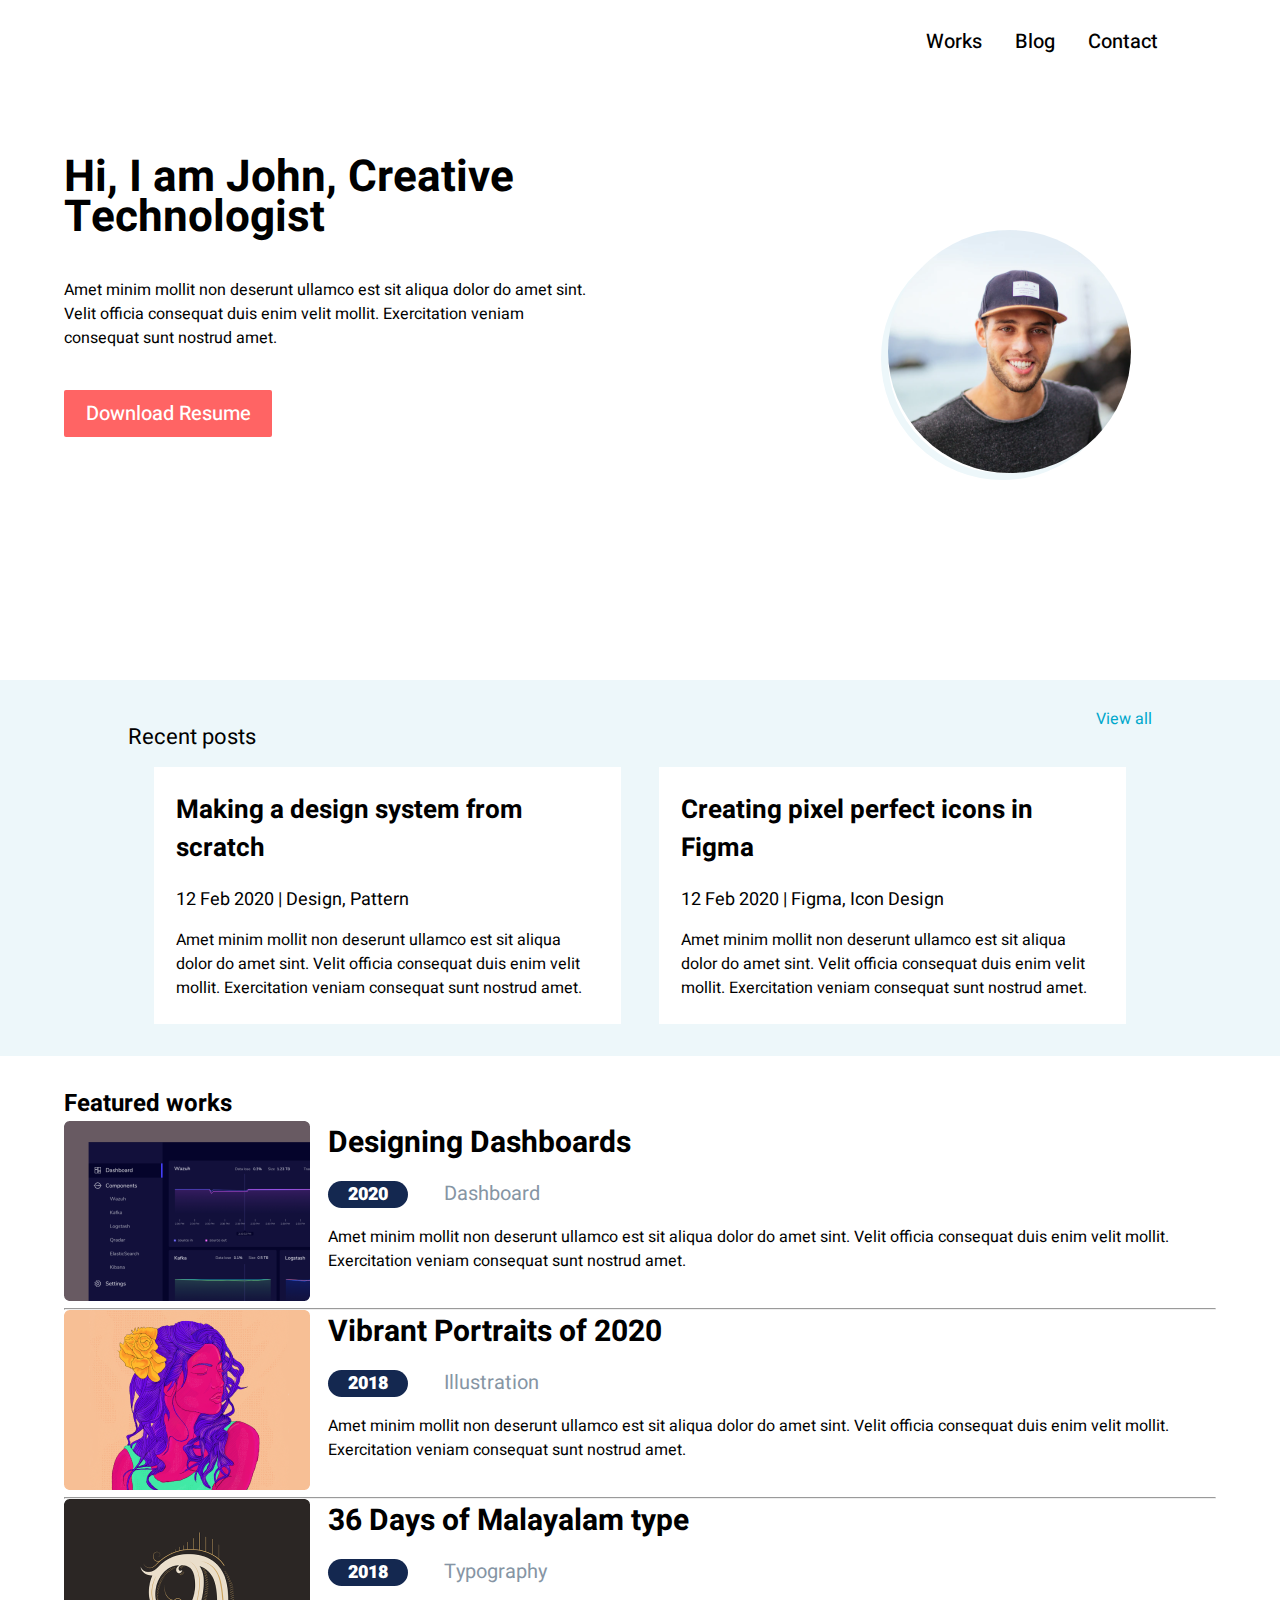
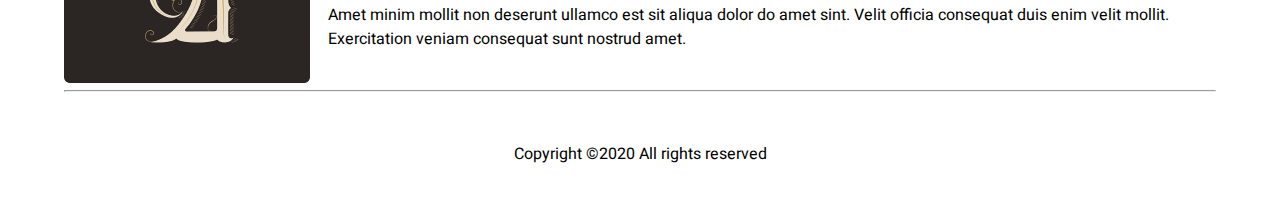
<file: index.html>
<!DOCTYPE html>
<html lang="en">

<head>
    <meta charset="UTF-8">
    <meta http-equiv="X-UA-Compatible" content="IE=edge">
    <meta name="viewport" content="width=device-width, initial-scale=1.0">
    <title>John</title>
    <link rel="stylesheet" href="style.css">
    <link rel="stylesheet" href="media.css">
    <link href="https://fonts.googleapis.com/css2?family=Heebo:wght@300;400;500;600;700;800&display=swap"
        rel="stylesheet">
    <link rel="stylesheet" href="https://pro.fontawesome.com/releases/v5.10.0/css/all.css"
        integrity="sha384-AYmEC3Yw5cVb3ZcuHtOA93w35dYTsvhLPVnYs9eStHfGJvOvKxVfELGroGkvsg+p" crossorigin="anonymous" />
</head>

<body>
    <header class="container">
        <nav class=" navbar">
            <div class="navbar-menu container">
                <ul>
                    <li><a href="works.html">Works</a></li>
                    <li><a href="blog.html">Blog</a></li>
                    <li><a href="">Contact</a></li>
                </ul>
            </div>
        </nav>
        <div class="home-main container">
            <div class="h-m-left ">
                <h1>Hi, I am John,
                    Creative Technologist</h1>
                <p>Amet minim mollit non deserunt ullamco est sit aliqua dolor do amet sint. Velit officia consequat
                    duis enim velit mollit. Exercitation veniam consequat sunt nostrud amet.</p>
                <button type="submit">Download Resume</button>
            </div>
            <div class="h-m-right ">
                <img src="image/avatar.svg" alt="John's Avatar">
            </div>
        </div>
    </header>
    <div id="second-sector">
        <div class="s-s-titul container">
            <h3>Recent posts</h3>
            <a href="">View all</a>
        </div>
        <div class="s-s-menus container">
            <div class="s-s-m-tipe">
                <h3>Making a design system from scratch</h3>
                <p>12 Feb 2020 | Design, Pattern</p>
                <span>Amet minim mollit non deserunt ullamco est sit aliqua dolor do amet sint. Velit officia consequat
                    duis enim velit mollit. Exercitation veniam consequat sunt nostrud amet.</span>
            </div>
            <div class="s-s-m-tipe">
                <h3>Creating pixel perfect icons in Figma</h3>
                <p>12 Feb 2020 | Figma, Icon Design</p>
                <span>Amet minim mollit non deserunt ullamco est sit aliqua dolor do amet sint. Velit officia consequat
                    duis enim velit mollit. Exercitation veniam consequat sunt nostrud amet.</span>
            </div>
        </div>
    </div>
    <div id="third-sector">
        <h2 class="container">Featured works</h2>
        <div class="featur-works container">
            <div class="works">
                <div class="works-left">
                    <img src="image/works-1.png" alt="works image">
                </div>
                <div class="works-right">
                    <h3>Designing Dashboards</h3>
                    <p><span class="year">2020</span>Dashboard </p>
                    <span>Amet minim mollit non deserunt ullamco est sit aliqua dolor do amet sint. Velit officia
                        consequat duis enim velit mollit. Exercitation veniam consequat sunt nostrud amet.</span>
                </div>
            </div>
            <hr>
            <div class="works sec-work">
                <div class="works-left">
                    <img src="image/works-2.png" alt="works image">
                </div>
                <div class="works-right">
                    <h3>Vibrant Portraits of 2020</h3>
                    <p><span class="year">2018</span>Illustration </p>
                    <span>Amet minim mollit non deserunt ullamco est sit aliqua dolor do amet sint. Velit officia
                        consequat duis enim velit mollit. Exercitation veniam consequat sunt nostrud amet.</span>
                </div>
            </div>
            <hr>
            <div class="works third-work">
                <div class="works-left">
                    <img src="image/works-3.png" alt="works image">
                </div>
                <div class="works-right">
                    <h3>36 Days of Malayalam type</h3>
                    <p><span class="year">2018</span>Typography </p>
                    <span>Amet minim mollit non deserunt ullamco est sit aliqua dolor do amet sint. Velit officia
                        consequat duis enim velit mollit. Exercitation veniam consequat sunt nostrud amet.</span>
                </div>
            </div>
            <hr>
        </div>
    </div>
    <footer>
        <div class="footer-icons container">
            <a href=""><i class="fab fa-facebook-square"></i></a>
            <a href=""><i class="fab fa-instagram"></i></a>
            <a href=""><i class="fab fa-twitter"></i></a>
            <a href=""><i class="fab fa-linkedin"></i></a>
        </div>
        <p class="footer-text container">Copyright ©2020 All rights reserved </p>
    </footer>

</body>


</html>
</file>
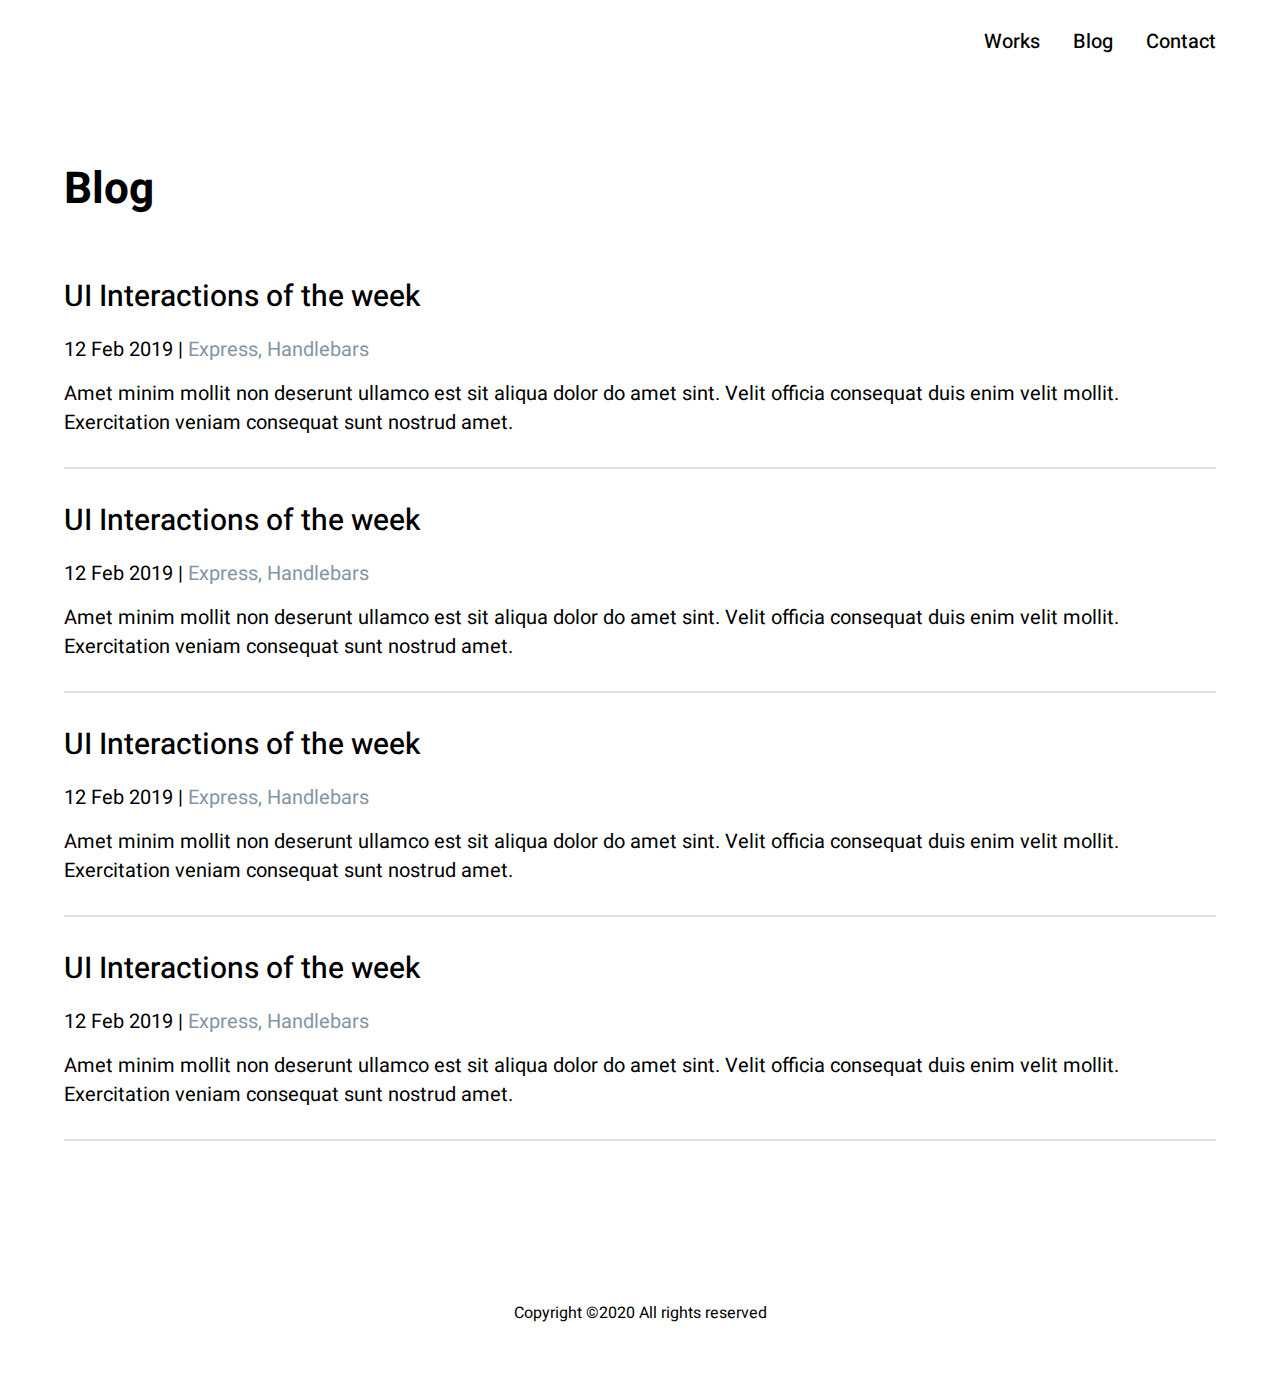
<file: blog.html>
<!DOCTYPE html>
<html lang="en">

<head>
    <meta charset="UTF-8">
    <meta http-equiv="X-UA-Compatible" content="IE=edge">
    <meta name="viewport" content="width=device-width, initial-scale=1.0">
    <title>Blog</title>
    <link rel="stylesheet" href="style.css">
    <link rel="stylesheet" href="page css/blogs.css">
    <link href="https://fonts.googleapis.com/css2?family=Heebo:wght@300;400;500;600;700;800&display=swap"
        rel="stylesheet">
    <link rel="stylesheet" href="https://pro.fontawesome.com/releases/v5.10.0/css/all.css"
        integrity="sha384-AYmEC3Yw5cVb3ZcuHtOA93w35dYTsvhLPVnYs9eStHfGJvOvKxVfELGroGkvsg+p" crossorigin="anonymous" />
</head>

<body>
    <nav class="navbar">
        <div class="navbar-menu container">
            <ul>
                <li><a href="works.html">Works</a></li>
                <li><a href="blog.html" class="hover-color">Blog</a></li>
                <li><a href="">Contact</a></li>
            </ul>
        </div>
    </nav>
    <div id="blogs">
        <div class="container">
            <h1>Blog</h1>
            <div class="blogs-tipe container">
                <h3>UI Interactions of the week</h3>
                <p>12 Feb 2019 | <span>Express, Handlebars</span></p>
                <p>Amet minim mollit non deserunt ullamco est sit aliqua dolor do amet sint. Velit officia consequat
                    duis
                    enim velit mollit. Exercitation veniam consequat sunt nostrud amet.</p>
                <hr>
            </div>
            <div class="blogs-tipe container">
                <h3>UI Interactions of the week</h3>
                <p>12 Feb 2019 | <span>Express, Handlebars</span></p>
                <p>Amet minim mollit non deserunt ullamco est sit aliqua dolor do amet sint. Velit officia consequat
                    duis
                    enim velit mollit. Exercitation veniam consequat sunt nostrud amet.</p>
                <hr>
            </div>
            <div class="blogs-tipe container">
                <h3>UI Interactions of the week</h3>
                <p>12 Feb 2019 | <span>Express, Handlebars</span></p>
                <p>Amet minim mollit non deserunt ullamco est sit aliqua dolor do amet sint. Velit officia consequat
                    duis
                    enim velit mollit. Exercitation veniam consequat sunt nostrud amet.</p>
                <hr>
            </div>
            <div class="blogs-tipe container">
                <h3>UI Interactions of the week</h3>
                <p>12 Feb 2019 | <span>Express, Handlebars</span></p>
                <p>Amet minim mollit non deserunt ullamco est sit aliqua dolor do amet sint. Velit officia consequat
                    duis
                    enim velit mollit. Exercitation veniam consequat sunt nostrud amet.</p>
                <hr>
            </div>
        </div>
    </div>
    <footer>
        <div class="footer-icons container">
            <a href=""><i class="fab fa-facebook-square"></i></a>
            <a href=""><i class="fab fa-instagram"></i></a>
            <a href=""><i class="fab fa-twitter"></i></a>
            <a href=""><i class="fab fa-linkedin"></i></a>
        </div>
        <p class="footer-text container">Copyright ©2020 All rights reserved </p>
    </footer>
</body>

</html>
</file>
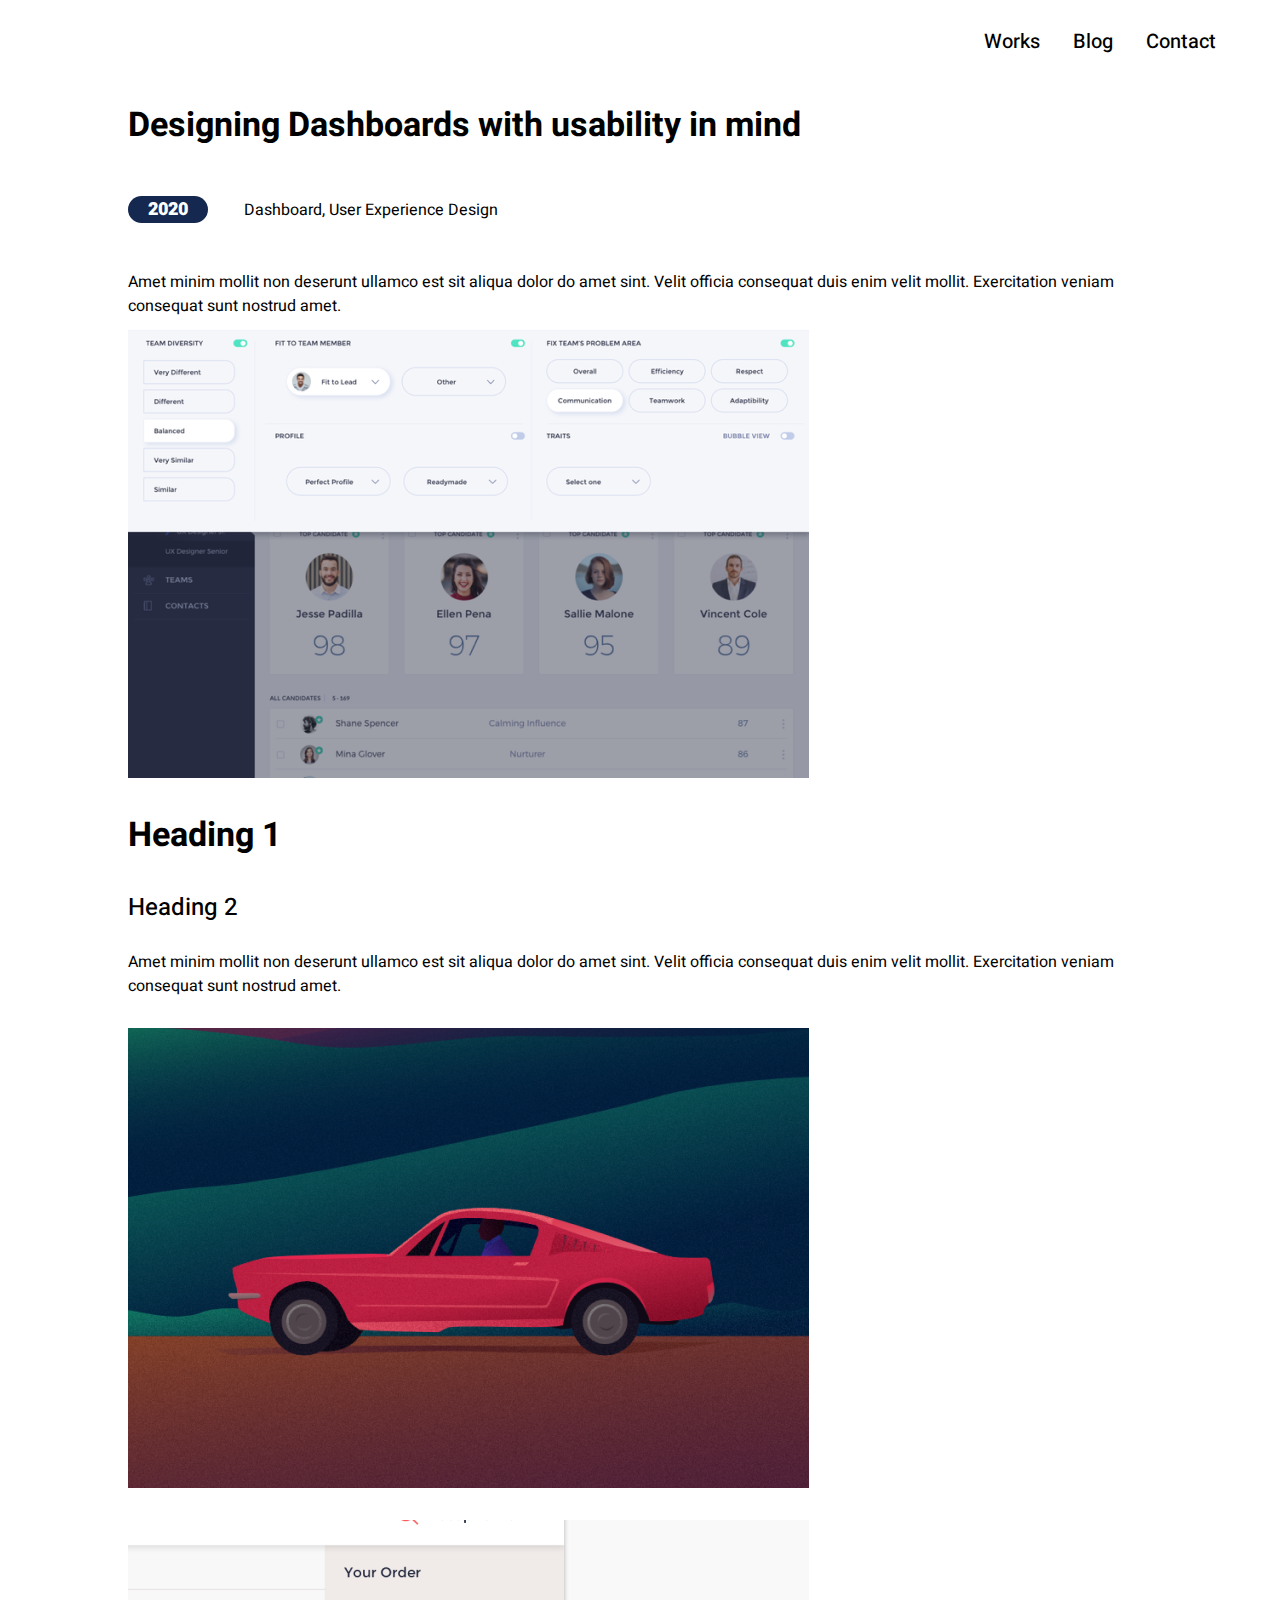
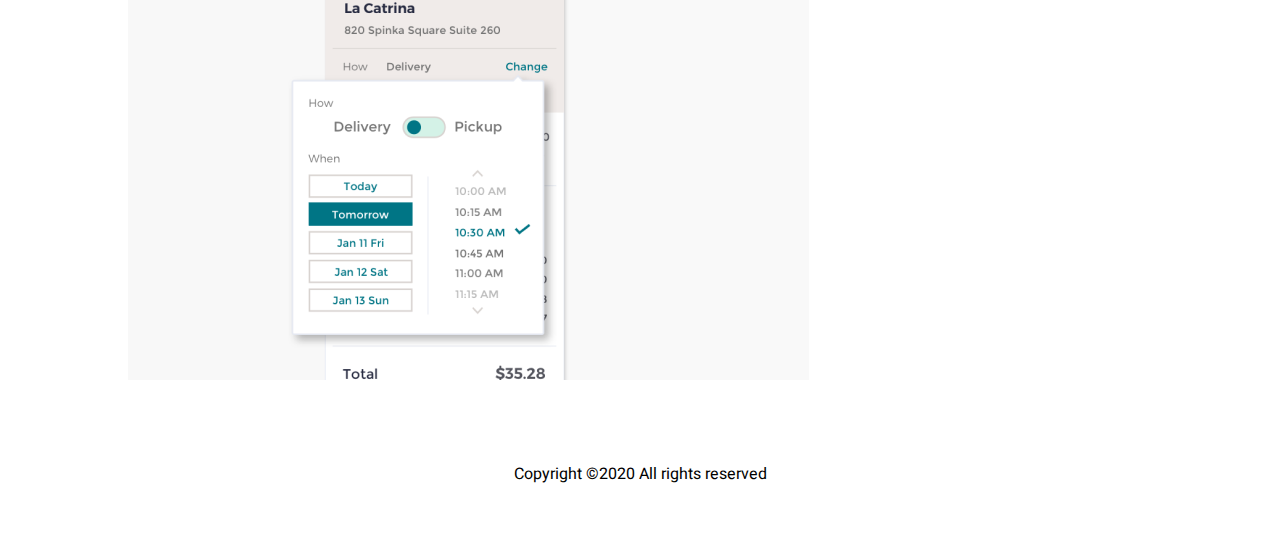
<file: works-detail.html>
<!DOCTYPE html>
<html lang="en">

<head>
    <meta charset="UTF-8">
    <meta http-equiv="X-UA-Compatible" content="IE=edge">
    <meta name="viewport" content="width=device-width, initial-scale=1.0">
    <title>Works details</title>
    <link rel="stylesheet" href="style.css">
    <link href="https://fonts.googleapis.com/css2?family=Heebo:wght@300;400;500;600;700;800&display=swap"
        rel="stylesheet">
    <link rel="stylesheet" href="https://pro.fontawesome.com/releases/v5.10.0/css/all.css"
        integrity="sha384-AYmEC3Yw5cVb3ZcuHtOA93w35dYTsvhLPVnYs9eStHfGJvOvKxVfELGroGkvsg+p" crossorigin="anonymous" />
</head>

<body>
    <nav class="navbar">
        <div class="navbar-menu container">
            <ul>
                <li><a href="works.html">Works</a></li>
                <li><a href="blog.html">Blog</a></li>
                <li><a href="">Contact</a></li>
            </ul>
        </div>
    </nav>
    <div class="details container">
        <h1>Designing Dashboards with usability in mind</h1>
        <p class="details-p"><span class="year">2020</span>Dashboard, User Experience Design </p>
        <span>Amet minim mollit non deserunt ullamco est sit aliqua dolor do amet sint. Velit officia consequat duis
            enim velit mollit. Exercitation veniam consequat sunt nostrud amet.</span> <br>
        <img src="image/details-1.png" alt="works details image">
        <h1>Heading 1</h1>
        <h2>Heading 2</h2>
        <p>Amet minim mollit non deserunt ullamco est sit aliqua dolor do amet sint. Velit officia consequat duis enim
            velit mollit. Exercitation veniam consequat sunt nostrud amet.</p>
        <img src="image/details-2.png" alt="works details image">
        <img src="image/details-3.png" alt="works details image">
    </div>
    <footer>
        <div class="footer-icons container">
            <a href=""><i class="fab fa-facebook-square"></i></a>
            <a href=""><i class="fab fa-instagram"></i></a>
            <a href=""><i class="fab fa-twitter"></i></a>
            <a href=""><i class="fab fa-linkedin"></i></a>
        </div>
        <p class="footer-text container">Copyright ©2020 All rights reserved </p>
    </footer>

</body>

</html>
</file>
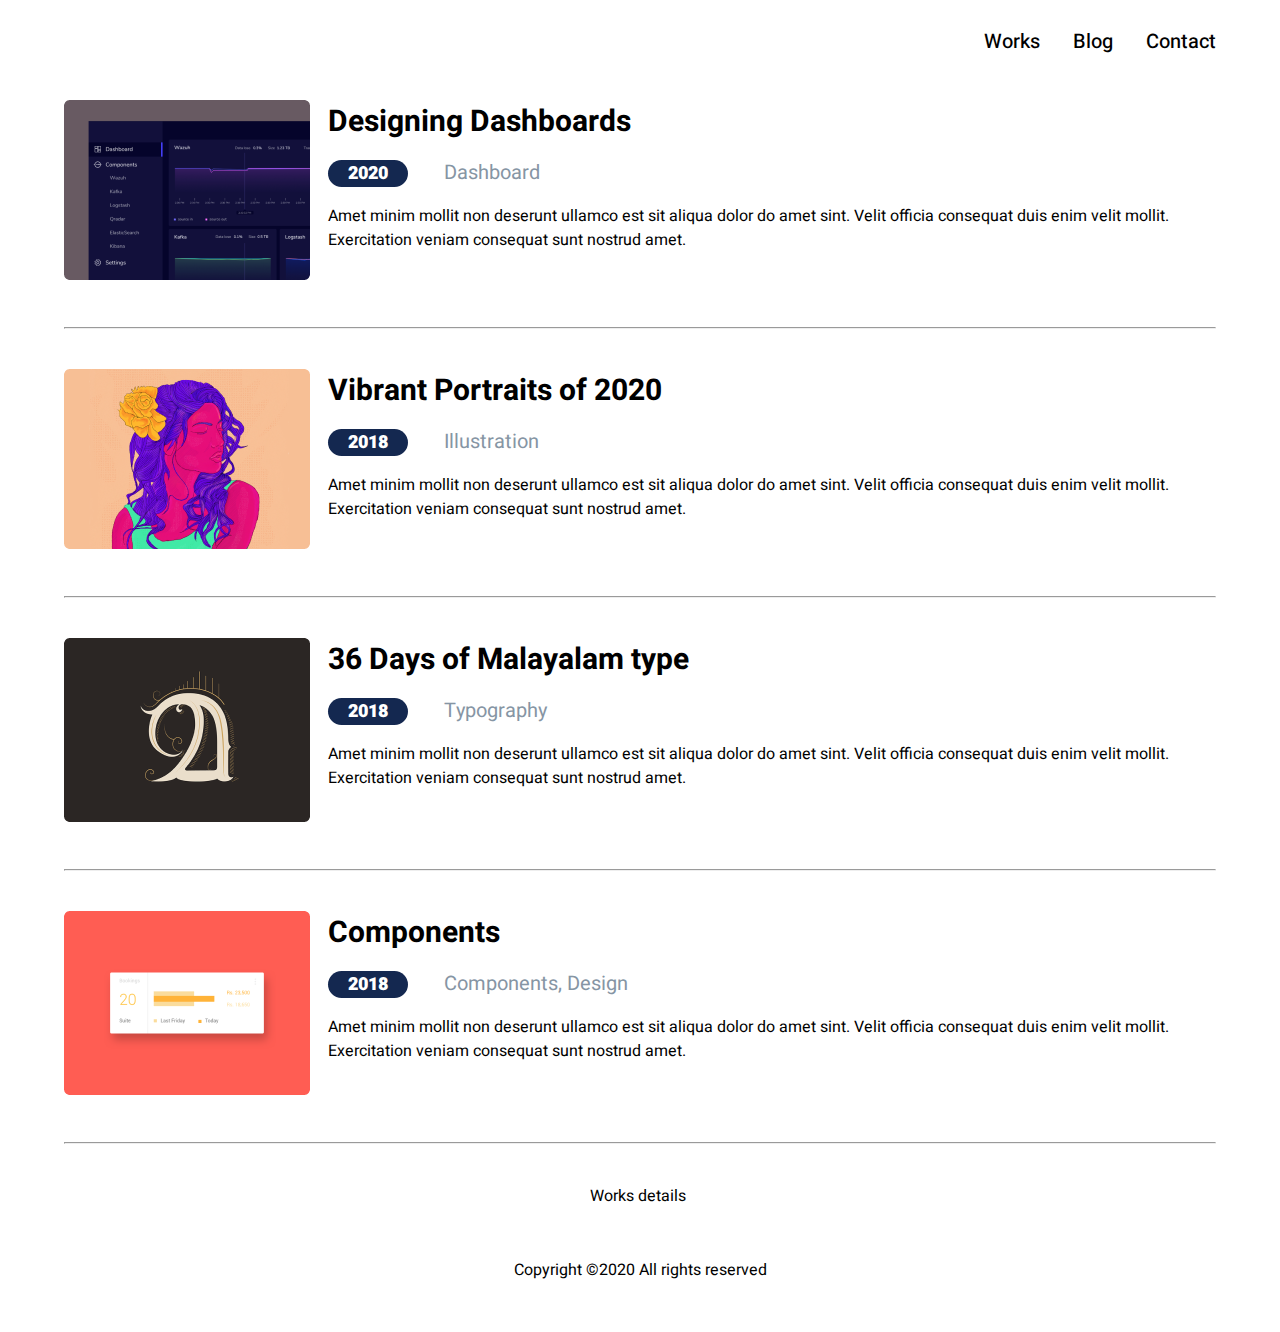
<file: works.html>
<!DOCTYPE html>
<html lang="en">

<head>
    <meta charset="UTF-8">
    <meta http-equiv="X-UA-Compatible" content="IE=edge">
    <meta name="viewport" content="width=device-width, initial-scale=1.0">
    <title>Document</title>
    <link rel="stylesheet" href="style.css">
    <link rel="stylesheet" href="page css/works.css">
    <link rel="stylesheet" href="media.css">
    <link href="https://fonts.googleapis.com/css2?family=Heebo:wght@300;400;500;600;700;800&display=swap"
        rel="stylesheet">
    <link rel="stylesheet" href="https://pro.fontawesome.com/releases/v5.10.0/css/all.css"
        integrity="sha384-AYmEC3Yw5cVb3ZcuHtOA93w35dYTsvhLPVnYs9eStHfGJvOvKxVfELGroGkvsg+p" crossorigin="anonymous" />
</head>

<body>
    <nav class="navbar">
        <div class="navbar-menu container">
            <ul>
                <li><a href="#">Works</a></li>
                <li><a href="blog.html">Blog</a></li>
                <li><a href="">Contact</a></li>
            </ul>
        </div>
    </nav>
    <div id="works">
        <div class="featur-works container">
            <div class="works">
                <div class="works-left">
                    <img src="/image/works-1.png" alt="works image">
                </div>
                <div class="works-right">
                    <h3>Designing Dashboards</h3>
                    <p><span class="year">2020</span>Dashboard </p>
                    <span>Amet minim mollit non deserunt ullamco est sit aliqua dolor do amet sint. Velit officia
                        consequat duis enim velit mollit. Exercitation veniam consequat sunt nostrud amet.</span>
                </div>
            </div>
            <hr>
            <div class="works">
                <div class="works-left">
                    <img src="/image/works-2.png" alt="works image">
                </div>
                <div class="works-right">
                    <h3>Vibrant Portraits of 2020</h3>
                    <p><span class="year">2018</span>Illustration </p>
                    <span>Amet minim mollit non deserunt ullamco est sit aliqua dolor do amet sint. Velit officia
                        consequat duis enim velit mollit. Exercitation veniam consequat sunt nostrud amet.</span>
                </div>
            </div>
            <hr>
            <div class="works">
                <div class="works-left">
                    <img src="/image/works-3.png" alt="works image">
                </div>
                <div class="works-right">
                    <h3>36 Days of Malayalam type</h3>
                    <p><span class="year">2018</span>Typography </p>
                    <span>Amet minim mollit non deserunt ullamco est sit aliqua dolor do amet sint. Velit officia
                        consequat duis enim velit mollit. Exercitation veniam consequat sunt nostrud amet.</span>
                </div>
            </div>
            <hr>
            <div class="works">
                <div class="works-left">
                    <img src="/image/works-4.png" alt="works image">
                </div>
                <div class="works-right">
                    <h3>Components</h3>
                    <p><span class="year">2018</span>Components, Design </p>
                    <span>Amet minim mollit non deserunt ullamco est sit aliqua dolor do amet sint. Velit officia
                        consequat duis enim velit mollit. Exercitation veniam consequat sunt nostrud amet.</span>
                </div>
            </div>
            <hr>
        </div>
        <div class="works-details">
            <a href="works-detail.html">Works details</a>
        </div>
    </div>
    <footer>
        <div class="footer-icons container">
            <a href=""><i class="fab fa-facebook-square"></i></a>
            <a href=""><i class="fab fa-instagram"></i></a>
            <a href=""><i class="fab fa-twitter"></i></a>
            <a href=""><i class="fab fa-linkedin"></i></a>
        </div>
        <p class="footer-text container">Copyright ©2020 All rights reserved </p>
    </footer>

</body>

</html>
</file>
<file: style.css>
:root{
    --mainorange: #FF6464;
    --mainlightblue: #EDF7FA;
}
*{
    margin: 0;
    padding: 0;
    box-sizing: border-box;
}
body{
    font-family: 'Heebo', sans-serif;
}
button{
    border: none;
    outline: none;
    cursor: pointer;
    font-family: 'Heebo', sans-serif;
}
a{
    text-decoration: none;
}
.container{
    max-width: 1152px;
    width: 100%;
    margin: 0 auto;
}
header{
    position: relative;
    width: 100%;
    height: 600px;
}
nav{
    position: absolute;    
    /* width: 40%; */
    top: 27px;
    right: 5%;
    height: 70px;
}
.navbar-menu ul{
    display: flex;
    justify-content: space-between;
}
.navbar-menu li{
    list-style: none;
    padding-left: 33px;
}
.navbar-menu a{
    font-family: Heebo;
    font-style: normal;
    font-weight: 500;
    font-size: 20px;
    text-align: right;
    color: black;
}
.home-main{
    position: absolute;
    top: 158px;
    display: flex;
    align-items: center;
    justify-content: space-between;
    width: 92%;
    height: auto;
    margin: 0 auto;
}
.h-m-left{
    width: 50%;
    height: 400px;
}
.h-m-left h1{
    font-weight: bold;
    font-size: 44px;
    line-height: 40px;
    margin-bottom: 40px;
}
.h-m-left p{
    font-weight: normal;
    font-size: 16px;
    line-height: 24px;
}
.h-m-left button{
    width: 208px;
    height: 47px;
    background: var(--mainorange);
    border-radius: 2px;
    margin-top: 40px;
    font-weight: 500;
    font-size: 20px;
    line-height: 29px;
    color: #FFFFFF;
}
.h-m-right{
    width: 243px;
    height: 243px;
    border: 7px solid var(--mainlightblue);
    border-radius: 50%;
    transform: rotate(270deg);
}
.h-m-right img{
    transform: rotate(-270deg);
}
#second-sector{
    width: 100%;
    height: auto;
    margin-top: 80px;
    background-color: var(--mainlightblue);
    padding-bottom: 32px;
}
.s-s-titul{
    width: 80%;
    display: flex;
    justify-content: space-between;
    padding-top: 27px;
}
.s-s-titul h3{
    font-weight: normal;
    font-size: 22px;
    line-height: 60px;
}
.s-s-titul a{
    font-weight: normal;
    font-size: 16px;
    line-height: 24px;
    text-align: right;
    color: #00A8CC;
}
.s-s-menus{
    width: 76%;
    height: auto;
    display: flex;
    justify-content: space-between;

}
.s-s-m-tipe{
    width: 48%;
    height: auto;
    padding: 24px 22px;
    background-color: white;
}
.s-s-m-tipe h3{
    font-weight: bold;
    font-size: 26px;
    line-height: 38px;
    margin-bottom: 20px;
}
.s-s-m-tipe p{
    font-size: 18px;
    line-height: 26px;
    margin-bottom: 15px;
}
.s-s-m-tipe span{
    font-weight: normal;
    font-size: 16px;
    line-height: 24px;
}
#third-sector{
    width: 100%;
    height: auto;
    margin-top: 30px;
}
.works{
    display: flex;
}
.works-left{
    margin-right: 18px;
}
.works-right h3{
    font-weight: bold;
    font-size: 30px;
    line-height: 44px;
    margin-top: 0%;
}
.year {
    width: 200px;
    height: 40px;
    background: #142850;
    border-radius: 16px;
    font-weight: 900;
    font-size: 18px;
    line-height: 60px;
    color: #FFFFFF;
    margin-right: 36px;
    padding: 0 20px;
}
.year span{
    width: 200px;
    height: 60px;
    border: 1px solid red;
    margin-right: 36px;
}
.works-right p{
    font-weight: normal;
    font-size: 20px;
    line-height: 29px;
    color: #8695A4;
}
footer{
    width: 20%;
    height: auto;
    margin: 50px auto;
    text-align: center;
}
.footer-icons a i{
    color: black;
    width: 60px;
    height: 60px;
    font-size: 30px;
}
.details{
    width: 80%;
    height: auto;
    margin-top: 100px;
}
.details h1{
    font-weight: bold;
    font-size: 34px;
    line-height: 50px;
    margin-bottom: 30px;
}
.details h2{
    font-weight: 500;
font-size: 24px;
margin-bottom: 25px;
}
.details p{
    font-weight: normal;
    font-size: 16px;
    line-height: 24px;
    margin-bottom: 30px;
}
.details-p{
    font-weight: normal;
    font-size: 20px;
    line-height: 29px;
}
.details img{
    margin-bottom: 25px;
}
</file>
<file: media.css>
@media  only screen and (max-width:776px) {
   
    nav{
        right: 100px;
    }
    .navbar-menu a{
        font-size: 14px;
        text-align: center;
    }
    .h-m-left h1{
        margin-bottom: 10px;
        font-size: 32px;
        line-height: 40px;
    }
    .h-m-left p{
        font-size: 16px;
        margin-bottom: 24px;
    }
    .h-m-left button{
        width: 167px;
        height: 47px;
        font-size: 14px;
        font-weight: 500;
    font-size: 20px;
    line-height: 29px;
    }
    .s-s-menus{
        width: 90%;
    }
    .s-s-m-tipe{
        width: 48%;
    }
    .s-s-m-tipe h3{
        font-size: 14px;
        line-height: 16px;
        margin-bottom: 8px;
    }
    .s-s-m-tipe span{
        font-size: 12px;
        line-height: 16px;
    }
    .s-s-m-tipe p{
        font-size: 14px;
        line-height: 14px;
        margin-bottom: 8px;
    }

}
@media  only screen and (max-width: 630px){
    .navbar{
        right: 20%;
    }
    .navbar-menu ul{
        display: block;
    }
    .navbar-menu a{
        font-size: 12px;
        text-align: center;
        margin-right: 5px;
    }
    .h-m-left h1{
        margin-bottom: 10px;
        font-size: 32px;
        line-height: 40px;
    }
    .h-m-left p{
        font-size: 16px;
        margin-bottom: 24px;
    }
    header{
        height: 120vh;
    }
    .home-main{
        display: inline-flexbox ;
        height: auto;
        flex-direction: column-reverse;
        text-align: center;
    }
    .h-m-left{
        width: 100%;
        height: auto;

    }
    .h-m-right {
        width: 100%;
        height: auto;
    }
    .s-s-menus{
        display: block;
        justify-content: center;
    }
    .s-s-m-tipe{
        width: 92%;
        margin: 0 auto;
    }
    .s-s-titul h3{
        font-size: 18px;
        line-height: 60px;
        text-align: center;
        align-items: center;
        margin: 0 auto;
    }
    .s-s-titul a{
        display: none;
    }
    .h-m-right{
        width: auto;
        height: auto;
    }
    .works:first-child{
        display: block;
        width: 92%;
        margin: 0 auto;

    }
    .sec-work{
        display: none;
    }
    .third-work{
        display: none;
    }
    
    footer{
        width: 100%;
        text-align: center;
    }
    .footer-icons{
        display: flex;
        margin: 0 18%;
    }
}



@media  only screen and (max-width: 375px){
    .navbar{
        right: 20%;
    }
    .navbar-menu ul{
        display: block;
    }
    .navbar-menu a{
        font-size: 12px;
        text-align: center;
        margin-right: 5px;
    }
    .h-m-left h1{
        margin-bottom: 10px;
        font-size: 32px;
        line-height: 40px;
    }
    .h-m-left p{
        font-size: 16px;
        margin-bottom: 24px;
    }
    header{
        height: 120vh;
    }
    .home-main{
        display: inline-flexbox ;
        height: auto;
        flex-direction: column-reverse;
        text-align: center;
    }
    .h-m-left{
        width: 100%;
        height: auto;

    }
    .h-m-right {
        width: 100%;
        height: auto;
    }
    .s-s-menus{
        display: block;
        justify-content: center;
        margin-top: 20px;
    }
    .s-s-m-tipe{
        width: 92%;
        height: auto;
        margin: 20px auto;
        
    }
    .s-s-titul h3{
        font-size: 18px;
        line-height: 60px;
        text-align: center;
        align-items: center;
        margin: 0 auto;
    }
    .s-s-titul a{
        display: none;
    }
    .h-m-right{
        width: auto;
        height: auto;
    }
    .works{
        display: block;
    }
    .sec-work{
        display: none;
    }
    .third-work{
        display: none;
    }
    .featur-works{
        width: auto;
        margin-top: 120px;
    }
}
</file>
<file: page css/blogs.css>
*{
    margin: 0;
    padding: 0;
    box-sizing: border-box;
}
.hover-color{
    color: #FF6464;
}
#blogs{
    margin: 160px auto;
}
#blogs h1{
    font-weight: bold;
    font-size: 44px;
    line-height: 60px;
    margin-bottom: 55px;
}
.blogs-tipe h3{
    font-weight: 500;
    font-size: 30px;
    line-height: 44px;
    margin-bottom: 16px;    
}
.blogs-tipe p{
    font-weight: normal;
    font-size: 20px;
    line-height: 29px;
    margin-bottom: 15px;
}
.blogs-tipe span{
    font-weight: normal;
    font-size: 20px;
    line-height: 29px;
    color: #8695A4;
}
.blogs-tipe hr{
    border: 1px solid #E0E0E0;
    margin: 30px auto;
}
</file>
<file: page css/works.css>
*{
    margin: 0;
    padding: 0;
    box-sizing: border-box;
}
#works{
    width: 100%;
    height: auto;
    margin-top: 100px;
}
.featur-works hr{
margin: 40px auto;
}
.works-details {
    width: 100px;
    margin: 0 auto;
}
.works-details a{
    text-decoration: none;
    color: black;
}
</file>
